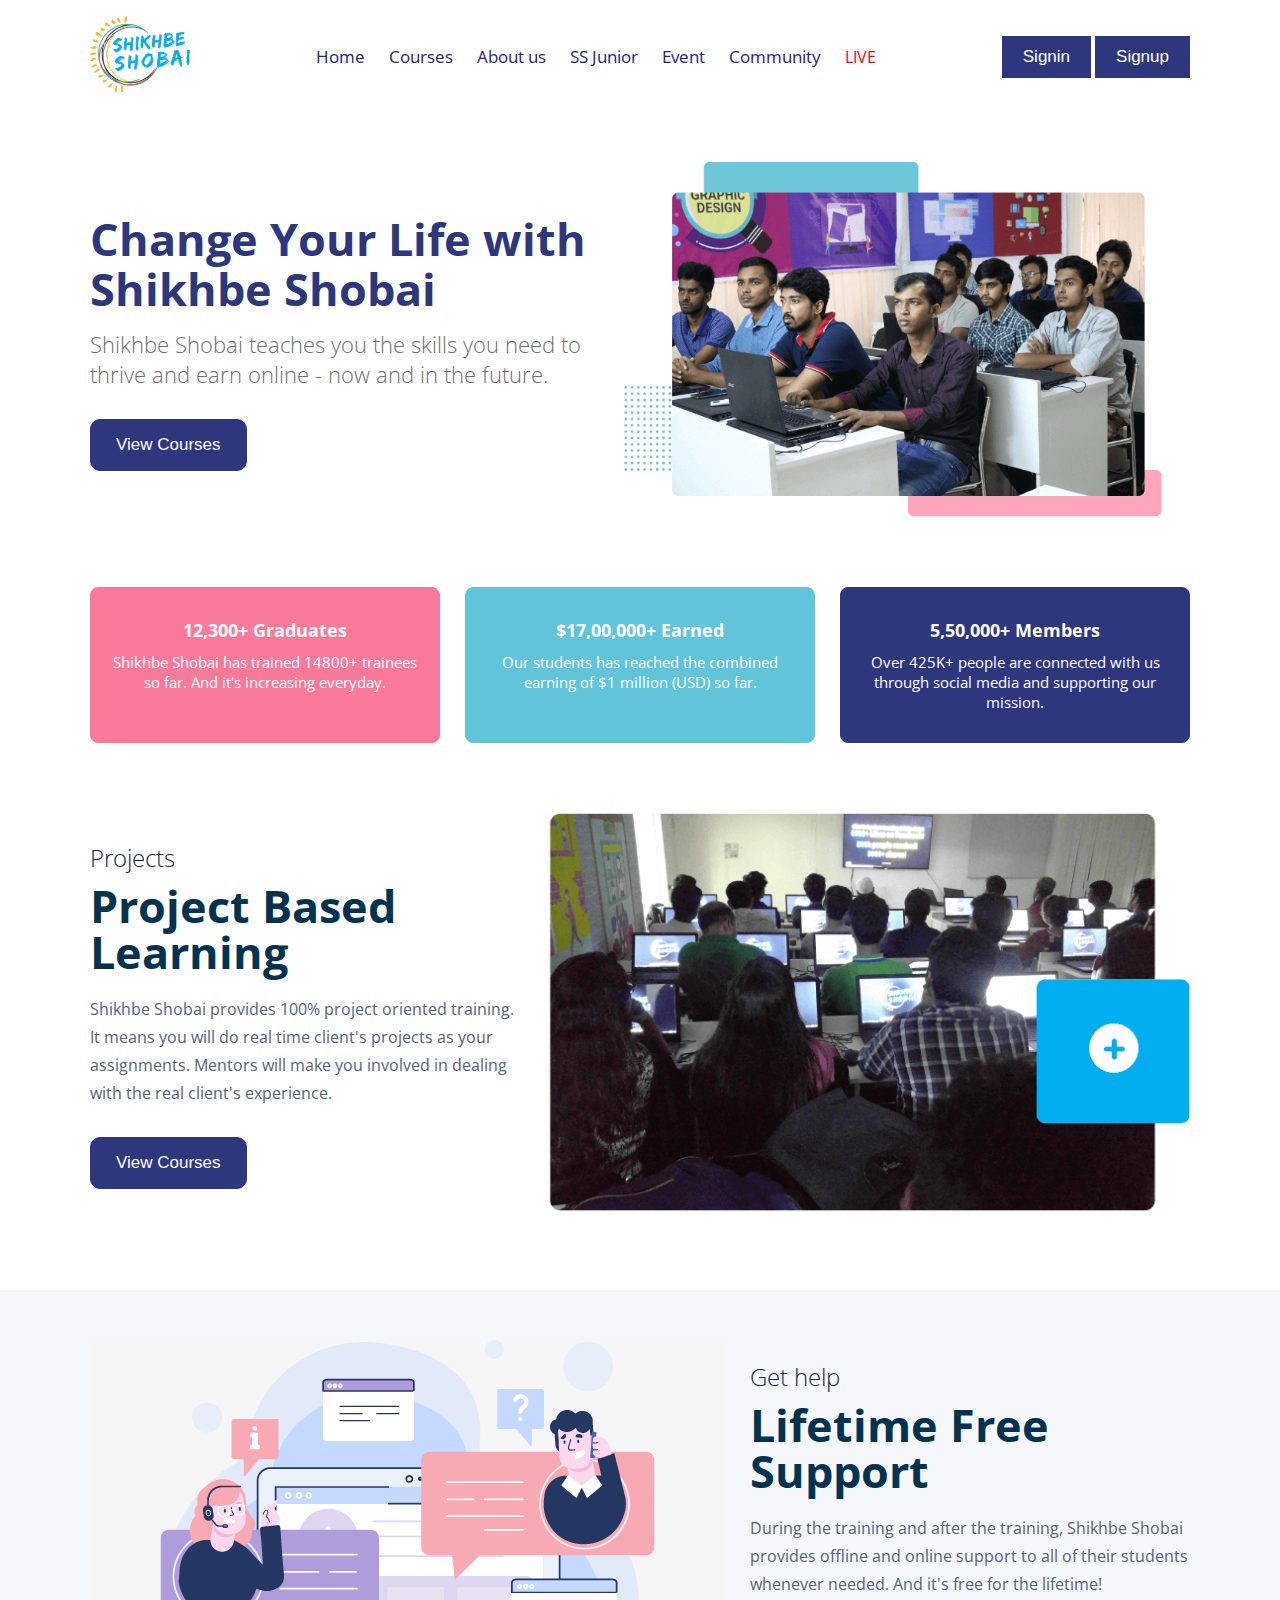
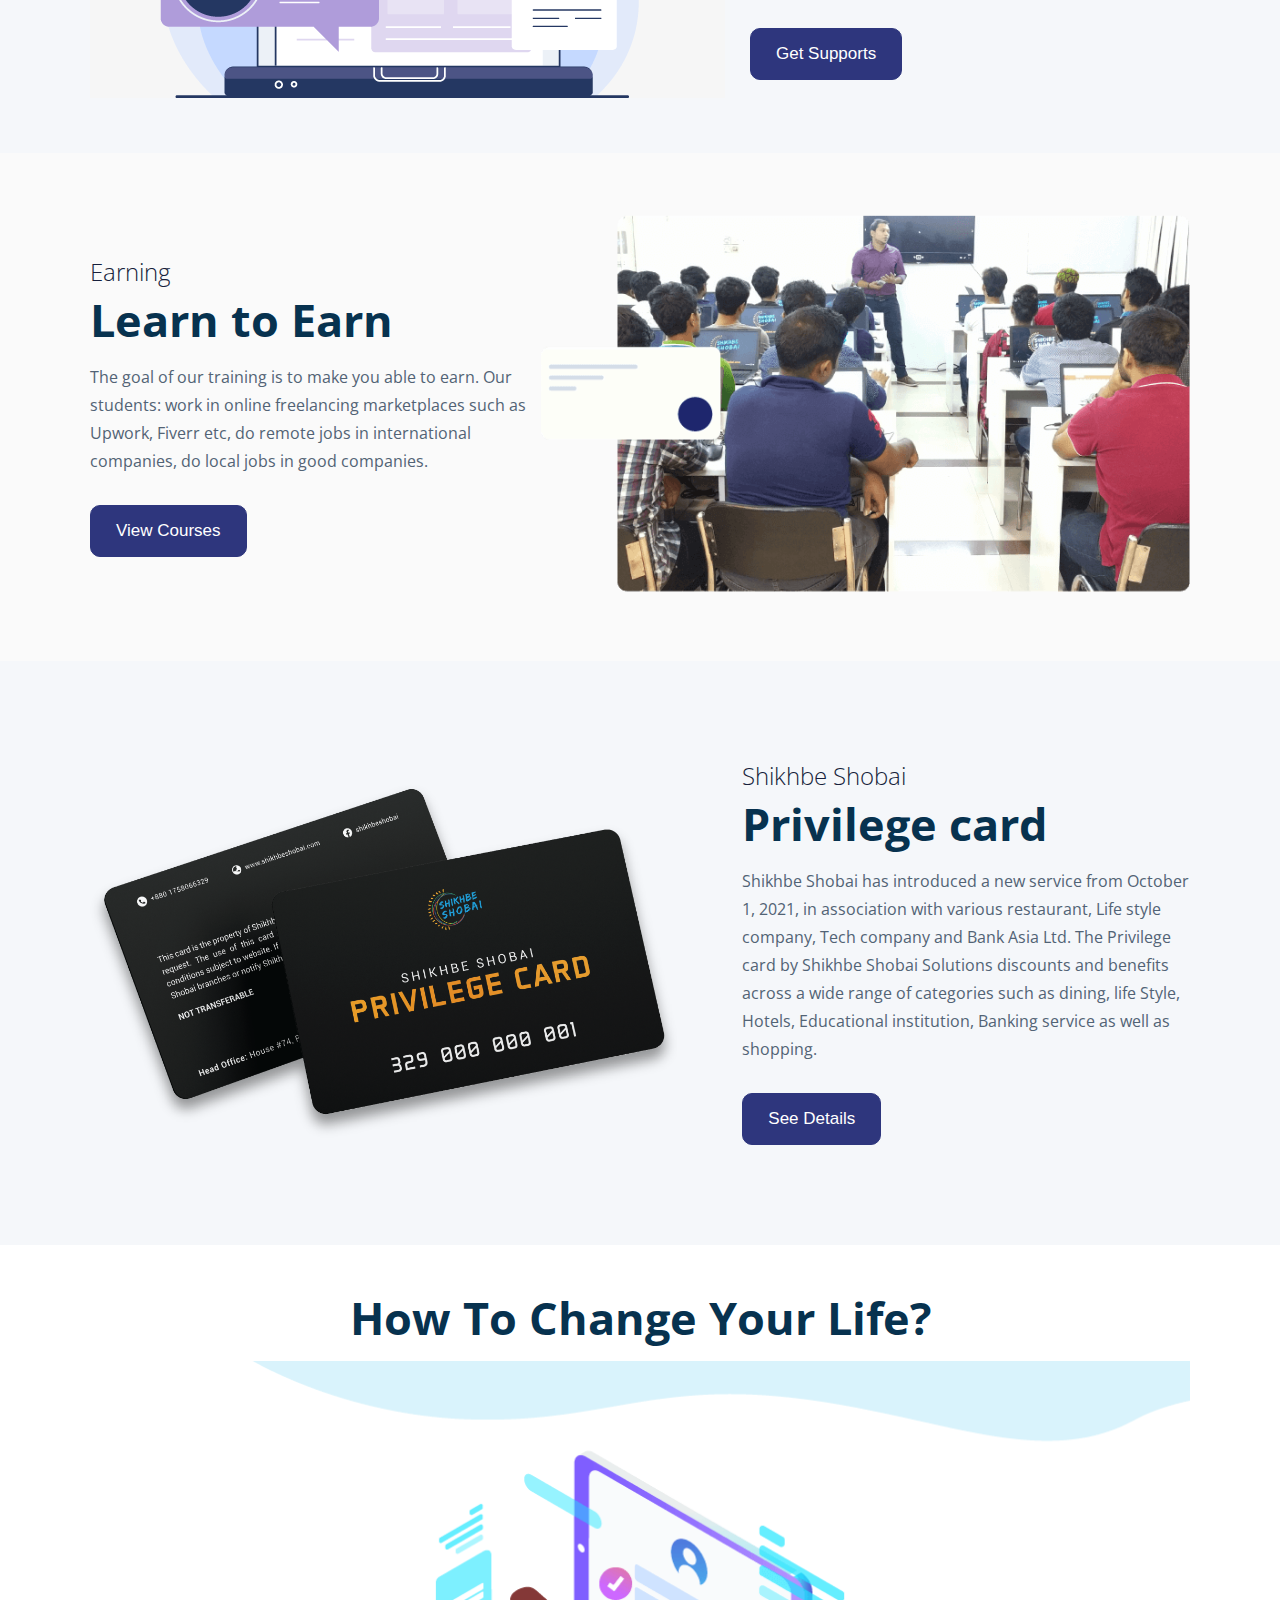
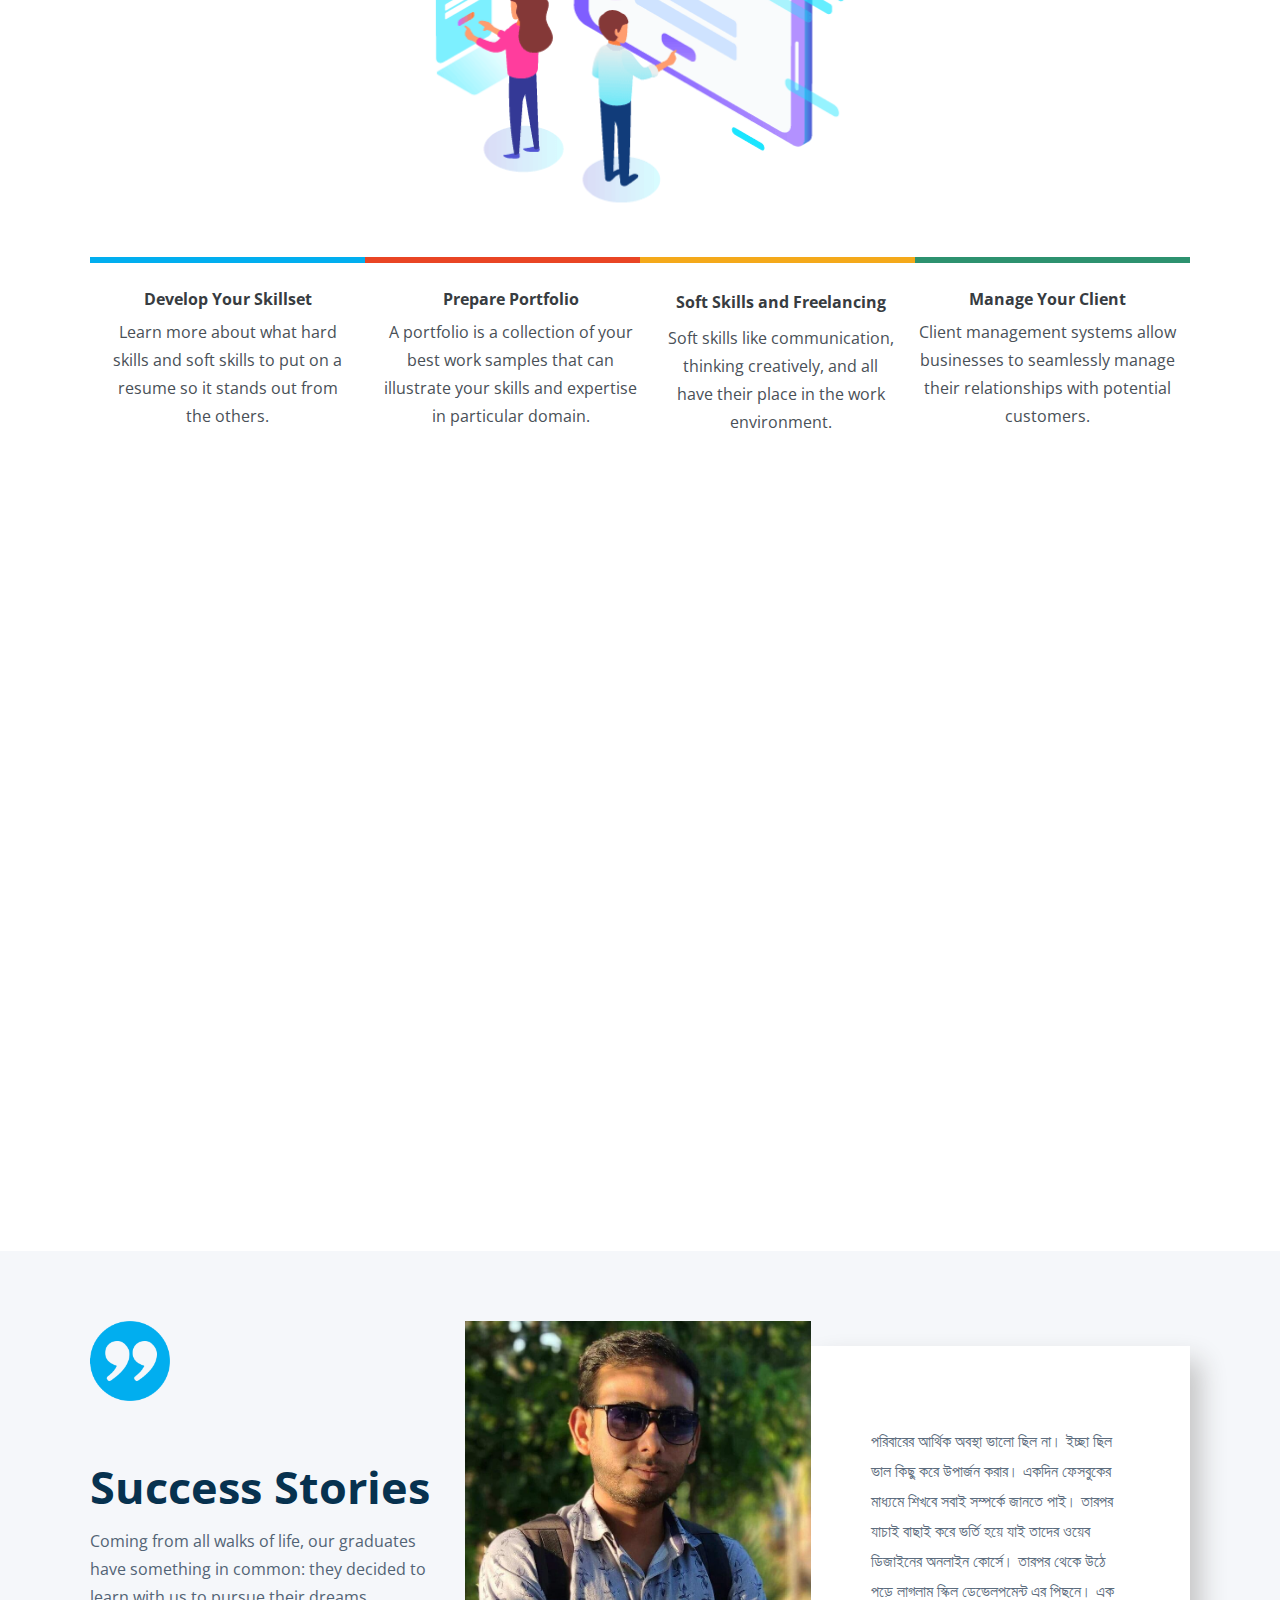
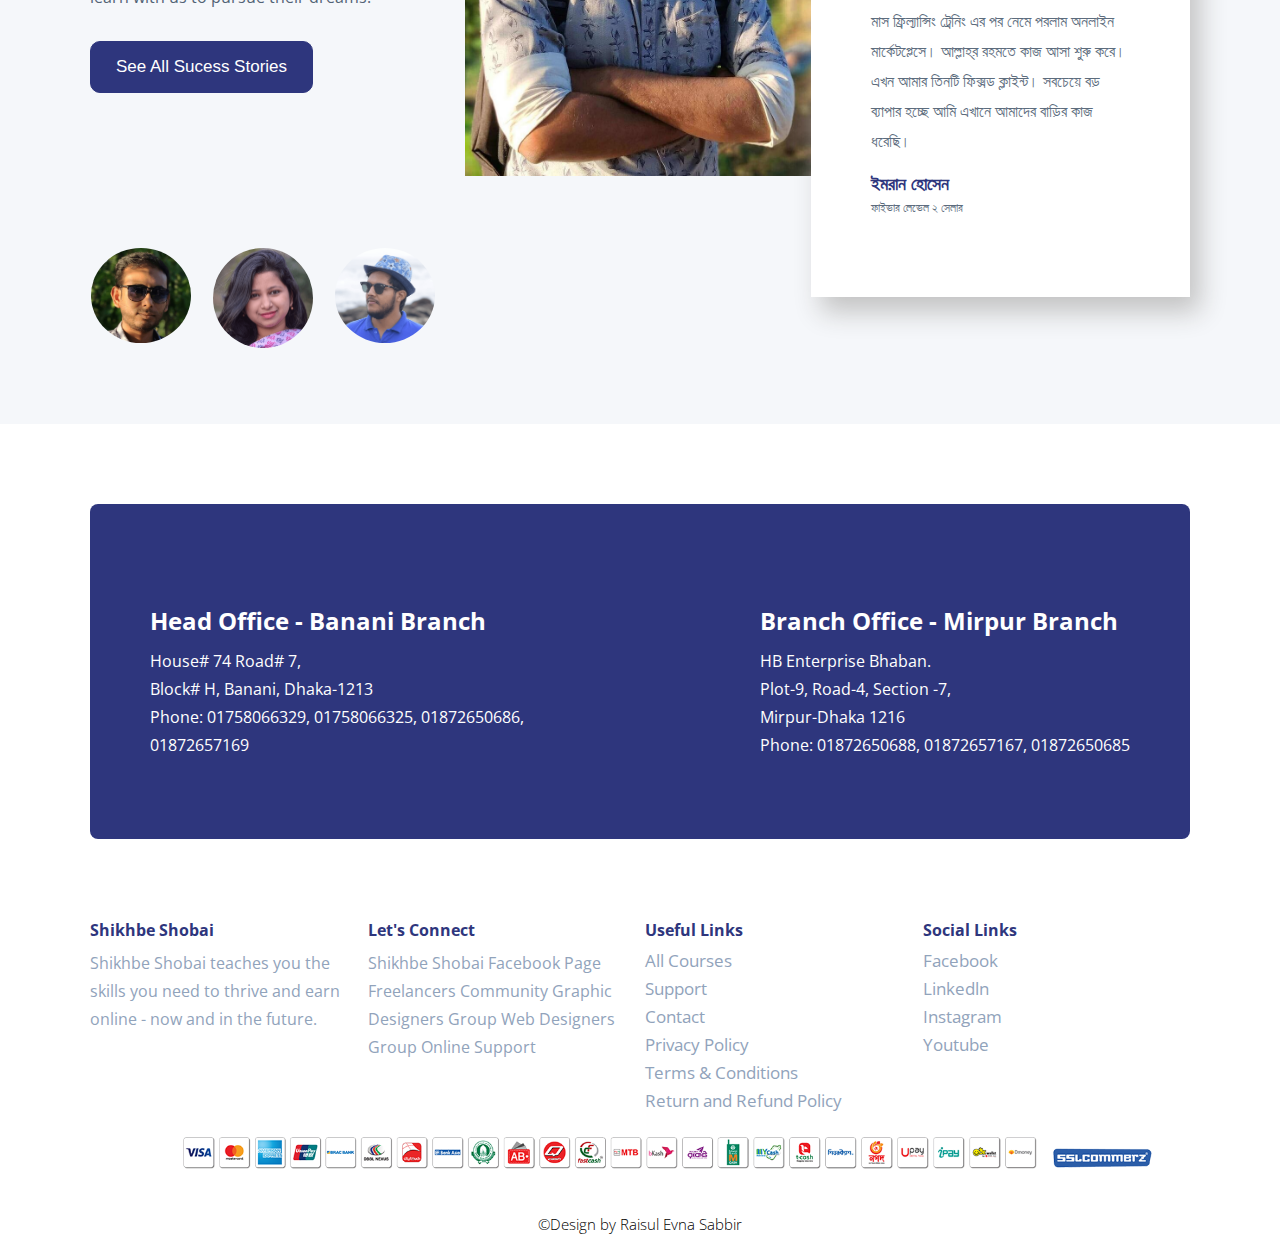
<file: index.html>
<!DOCTYPE html>
<html lang="en">
  <head>
    <meta charset="UTF-8" />
    <meta name="viewport" content="width=device-width, initial-scale=1.0" />
    <title>Shikhbe Shobai</title>
    <link rel="stylesheet" href="css/style.css" />
    <link rel="icon" href="image/logo.png">
  </head>
  <body>
    <!-- Navbar Start -->
    <section class="header">
      <div class="container">
        <div class="flexbox">
          <div class="logo">
            <a href="index.html">
              <img src="image/logo.png"alt="shikba-sobai-logo">
            </a>
          </div>
          <div class="menu">
            <ul>
              <li><a href="index.html">Home</a></li>
              <li><a href="courses.html">Courses</a></li>
              <li><a href="#">About us</a></li>
              <li><a href="#">SS Junior</a></li>
              <li><a href="#">Event</a></li>
              <li><a href="#">Community</a></li>
              <li<a href="#" class="active">LIVE</a></li>
            </ul>
          </div>
          <div class="btn">
            <button><a href="#">Signin</a></button>
            <button><a href="#">Signup</a></button>
          </div>
        </div>
      </div>
      <!-- Navbar end -->

       <!-- banner start -->
      <section class="banner">
        <div class="container">
          <div class="flexbox2">
            <div class="text">
              <h1>Change Your Life with Shikhbe Shobai</h1>
              <p>Shikhbe Shobai teaches you the skills you need to thrive and earn online - now and in the future.</p>
              <div class="btn2">
                <button><a href="#">View Courses</a></button>
              </div>
            </div>
            <div class="img">
              <img src="image/intro.png" alt="intro">
            </div>
          </div>
        </div>
      </section>
      <!-- banner end -->

         <!-- box start -->
         <section class="box">
          <div class="container">
            <div class="flexbox3">
              <div class="box1">
                <h5> 12,300+ Graduates</h5>
                <p>Shikhbe Shobai has trained 14800+ trainees so far. And it's increasing everyday.</p>
              </div>
              <div class="box2">
                <h5> $17,00,000+ Earned</h5>
                <p>Our students has reached the combined earning of $1 million (USD) so far.</p>
              </div>
              <div class="box3">
                <h5> 5,50,000+ Members</h5>
                <p>Over 425K+ people are connected with us through social media and supporting our mission.</p>
              </div>
            </div>
          </div>
         </section>
          <!-- box end -->
          <!-- project start -->
          <section class="project">
            <div class="container">
              <div class="flexbox4">
                <div class="text">
                  <h5>Projects</h5>
                  <h1>Project Based Learning</h1>
                  <p>Shikhbe Shobai provides 100% project oriented training. It means you will do real time client's projects as your assignments. Mentors will make you involved in dealing with the real client's experience.</p>
                  <div class="btn">
                    <button><a href="#">View Courses</a></button>
                  </div>
                </div>
                <div class="image">
                  <img src="image/image2.png" alt="project">
                </div>
              </div>
            </div>
          </section>
          <!-- project end -->

          <!-- Get help start -->
           <section class="help">
            <div class="container">
              <div class="flexbox5">
                <div class="image">
                  <img src="image/support.png" alt="">
                </div>
                <div class="text">
                  <h5>Get help</h5>
                  <h1>Lifetime Free Support</h1>
                  <p>During the training and after the training, Shikhbe Shobai provides offline and online support to all of their students whenever needed. And it's free for the lifetime!</p>
                  <div class="btn">
                    <button><a href="#">Get Supports</a></button>
                  </div>  
                </div>
              </div>
            </div>
           </section>
          <!-- Get help end -->
          <!-- Earning start -->
          <section class="earning">
            <div class="container">
              <div class="flexbox4">
                <div class="text">
                  <h5>Earning</h5>
                  <h1>Learn to Earn</h1>
                  <p>The goal of our training is to make you able to earn. Our students: work in online freelancing marketplaces such as Upwork, Fiverr etc, do remote jobs in international companies, do local jobs in good companies.
                  </p>
                  <div class="btn">
                    <button><a href="#">View Courses</a></button>
                  </div>
                </div>
                <div class="image">
                  <img src="image/image3.png" alt="project">
                </div>
              </div>
            </div>
          </section>
           <!-- Earning end -->
           <!-- Card start -->
           <section class="card">
            <div class="container">
              <div class="flexbox5">
                <div class="image">
                  <img src="image/card.png" alt="">
                </div>
                <div class="text">
                  <h5>Shikhbe Shobai</h5>
                  <h1>Privilege card</h1>
                  <p>Shikhbe Shobai has introduced a new service from October 1, 2021, in association with various restaurant, Life style company, Tech company and Bank Asia Ltd. The Privilege card by Shikhbe Shobai Solutions discounts and benefits across a wide range of categories such as dining, life Style, Hotels, Educational institution, Banking service as well as shopping.
                  </p>
                  <div class="btn">
                    <button><a href="#">See Details</a></button>
                  </div>  
                </div>
              </div>
            </div>
           </section>
           <!-- Card end -->
           
           <!-- change life start -->
           <section class="life">
            <div class="container">
              <div class="container">
                <div class="head">
                  <h1>How To Change Your Life?</h1>
                  <img src="image/tab-1.png" alt="">
                </div>
                <div class="line">
                  <div class="flexline">
                    <div class="bx1"></div>
                    <div class="bx2"></div>
                    <div class="bx3"></div>
                    <div class="bx4"></div>
                  </div>
                </div>
              </div>
             </section>
             <section class="more">
              <div class="container">
                <div class="all">
                  <div class="content">
                    <div class="chatbx1">
                      <h5>Develop Your Skillset
                        </h5>
                      <p>Learn more about what hard
                        skills and soft skills to put on
                        a resume so it stands out
                        from the others.</p>
                    </div>
                    <div class="chatbx2">
                      <h5>Prepare Portfolio
                      </h5>
                      <p>A portfolio is a collection of
                        your best work samples that
                        can illustrate your skills and
                        expertise in particular domain.</p>
                    </div>
                    <div class="chatbx3">
                      <h5>Soft Skills and Freelancing
                        </h5>
                      <p>Soft skills like communication,
                        thinking creatively, and all
                        have their place in the work
                        environment.</p>
                    </div>
                    <div class="chatbx4">
                      <h5>Manage Your Client
                       </h5>
                      <p> Client management systems
                        allow businesses to seamlessly
                        manage their relationships with
                        potential customers.</p>
                    </div>
                  </div>
                </div>
              </div>
              </div>
           </section>
           <!-- change life end -->

           <!-- youtube video start -->
           <section class="youtube">
            <div class="container">
              <div class="video">
                <iframe width="100%" height="600px" src="https://www.youtube.com/embed/uLDvdlW9VEY?si=hVxVoBYzHdny-gBY" title="YouTube video player" frameborder="0" allow="accelerometer; loop; clipboard-write; encrypted-media; gyroscope; picture-in-picture; web-share" allowfullscreen></iframe>
              </div>
            </div>
           </section>
           <!-- youtube video end -->
           <!-- Success start -->
           <section class="success">
            <div class="container">
              <div class="flexsuccess">
                <div class="sutext">
                  <img src="image/quote.png" alt="">
                  <h1>Success Stories</h1>
                  <p>Coming from all walks of life, our graduates have something in common: they decided to learn with us to pursue their dreams.</p>
                  <button><a href="#">See All Sucess Stories</a></button>
                </div>
                <div class="suimg"><img src="image/imran.jpg" alt="imran-image"></div>
                <div class="testimonial" id="#img1">
                  <p>পরিবারের আর্থিক অবস্থা ভালো ছিল না। ইচ্ছা ছিল ভাল কিছু করে উপার্জন করার। একদিন ফেসবুকের মাধ্যমে শিখবে সবাই সম্পর্কে জানতে পাই। তারপর যাচাই বাছাই করে ভর্তি হয়ে যাই তাদের ওয়েব ডিজাইনের অনলাইন কোর্সে। তারপর থেকে উঠে পড়ে লাগলাম স্কিল ডেভেলপমেন্ট এর পিছনে। এক মাস ফ্রিল্যান্সিং ট্রেনিং এর পর নেমে পরলাম অনলাইন মার্কেটপ্লেসে। আল্লাহ্‌র রহমতে কাজ আসা শুরু করে। এখন আমার তিনটি ফিক্সড ক্লাইন্ট। সবচেয়ে বড় ব্যাপার হচ্ছে আমি এখানে আমাদের বাড়ির কাজ ধরেছি।</p>
                  <h4>ইমরান হোসেন </h4>
                  <span>ফাইভার লেভেল ২ সেলার</span>
                </div>
              </div>
              <div class="imgflex">
                <div class="img1"><img src="image/imran-small.jpg" alt="imran"></div>
                <div class="img2"><img src="image/sabiha-small.png" alt="sabiha"></div>
                <div class="img3"><img src="image/alif-small.jpg" alt=""></div>
              </div>
              </div>
              </div>
            </div>
           </section>
           <!-- Success end-->

          <!-- Contact start -->
          <section class="contact">
          <div class="container">
            <div class="back">
              <div class="flex7">
                <div class="left">
                  <h4>Head Office - Banani Branch</h4>
                  <p>House# 74 Road# 7,<br>
                    Block# H, Banani, Dhaka-1213 <br>
                    Phone: 01758066329, 01758066325, 01872650686,<br> 01872657169</p>
                </div>
                <div class="right">
                  <h4>Branch Office - Mirpur Branch</h4>
                  <p>HB Enterprise Bhaban. <br> 
                    Plot-9, Road-4, Section -7, <br>
                    Mirpur-Dhaka 1216 <br>
                    Phone: 01872650688, 01872657167, 01872650685</p>
                </div>
              </div>
            </div>
          </div>
        </section>
          <!-- contact end -->
          <footer class="nav">
            <div class="container">
              <div class="flex8">
                <div class="colum1">
                  <h6>Shikhbe Shobai</h6>
                  <p>Shikhbe Shobai teaches you the skills you need to thrive and earn online - now and in the future.</p>
                </div>
                <div class="colum2">
                  <h6>Let's Connect</h6>
                  <p>Shikhbe Shobai Facebook Page Freelancers Community Graphic Designers Group Web Designers Group Online Support</p>
                </div>
                <div class="colum3">
                  <h6>Useful Links</h6>
                  <ul>
                    <li><a href="#">All Courses
                    </a></li>
                      <li><a href="#">Support</a></li>
                      <li><a href="#">Contact</a></li>
                      <li><a href="#">Privacy Policy</a></li>
                      <li><a href="#">Terms & Conditions</a></li>
                      <li><a href="#">Return and Refund Policy</a></li>
                  </ul>
                </div>
                <div class="colum4">
                  <h6>Social Links</h6>
                  <ul>
                    <li><a href="#">Facebook
                      <li><a href="#">Linkedln</a></li>
                      <li><a href="#">Instagram</a></li>
                      <li><a href="#">Youtube</a></li>
                  </ul>
                </div>
              </div>
            </div>
          </footer>
          <!-- footer image start -->
          <section class="footerimg">
            <div class="conatiner">
              <div class="img"><img src="image/ssl_logo.png" alt="ssl"></div>
            </div>
          </section>
          <!-- footer image end -->
          <!-- footer credit start -->
          <section class="credit">
            <div class="container">
              <div class="name">
                <h6>©Design by Raisul Evna Sabbir</h6>
              </div>
            </div>
          </section>
            <!-- footer credit end -->

  </body>
</html>
</file>
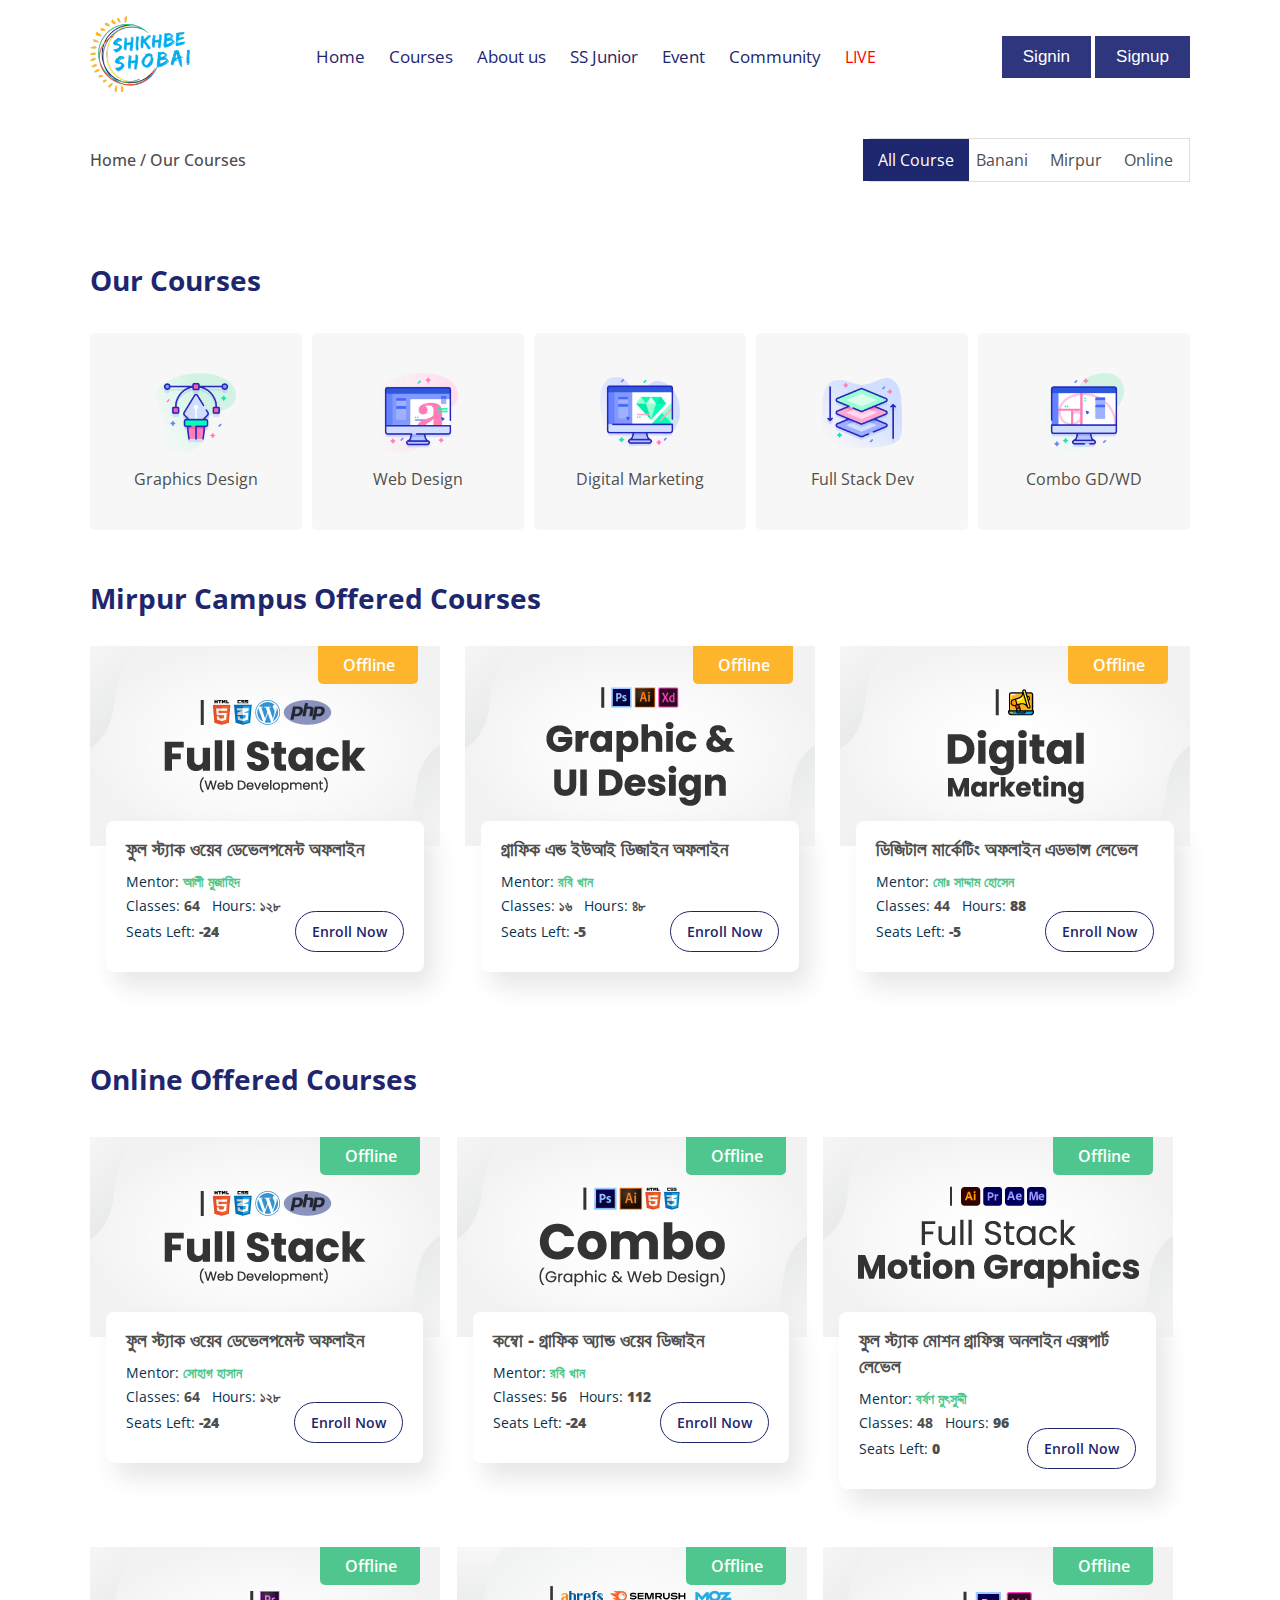
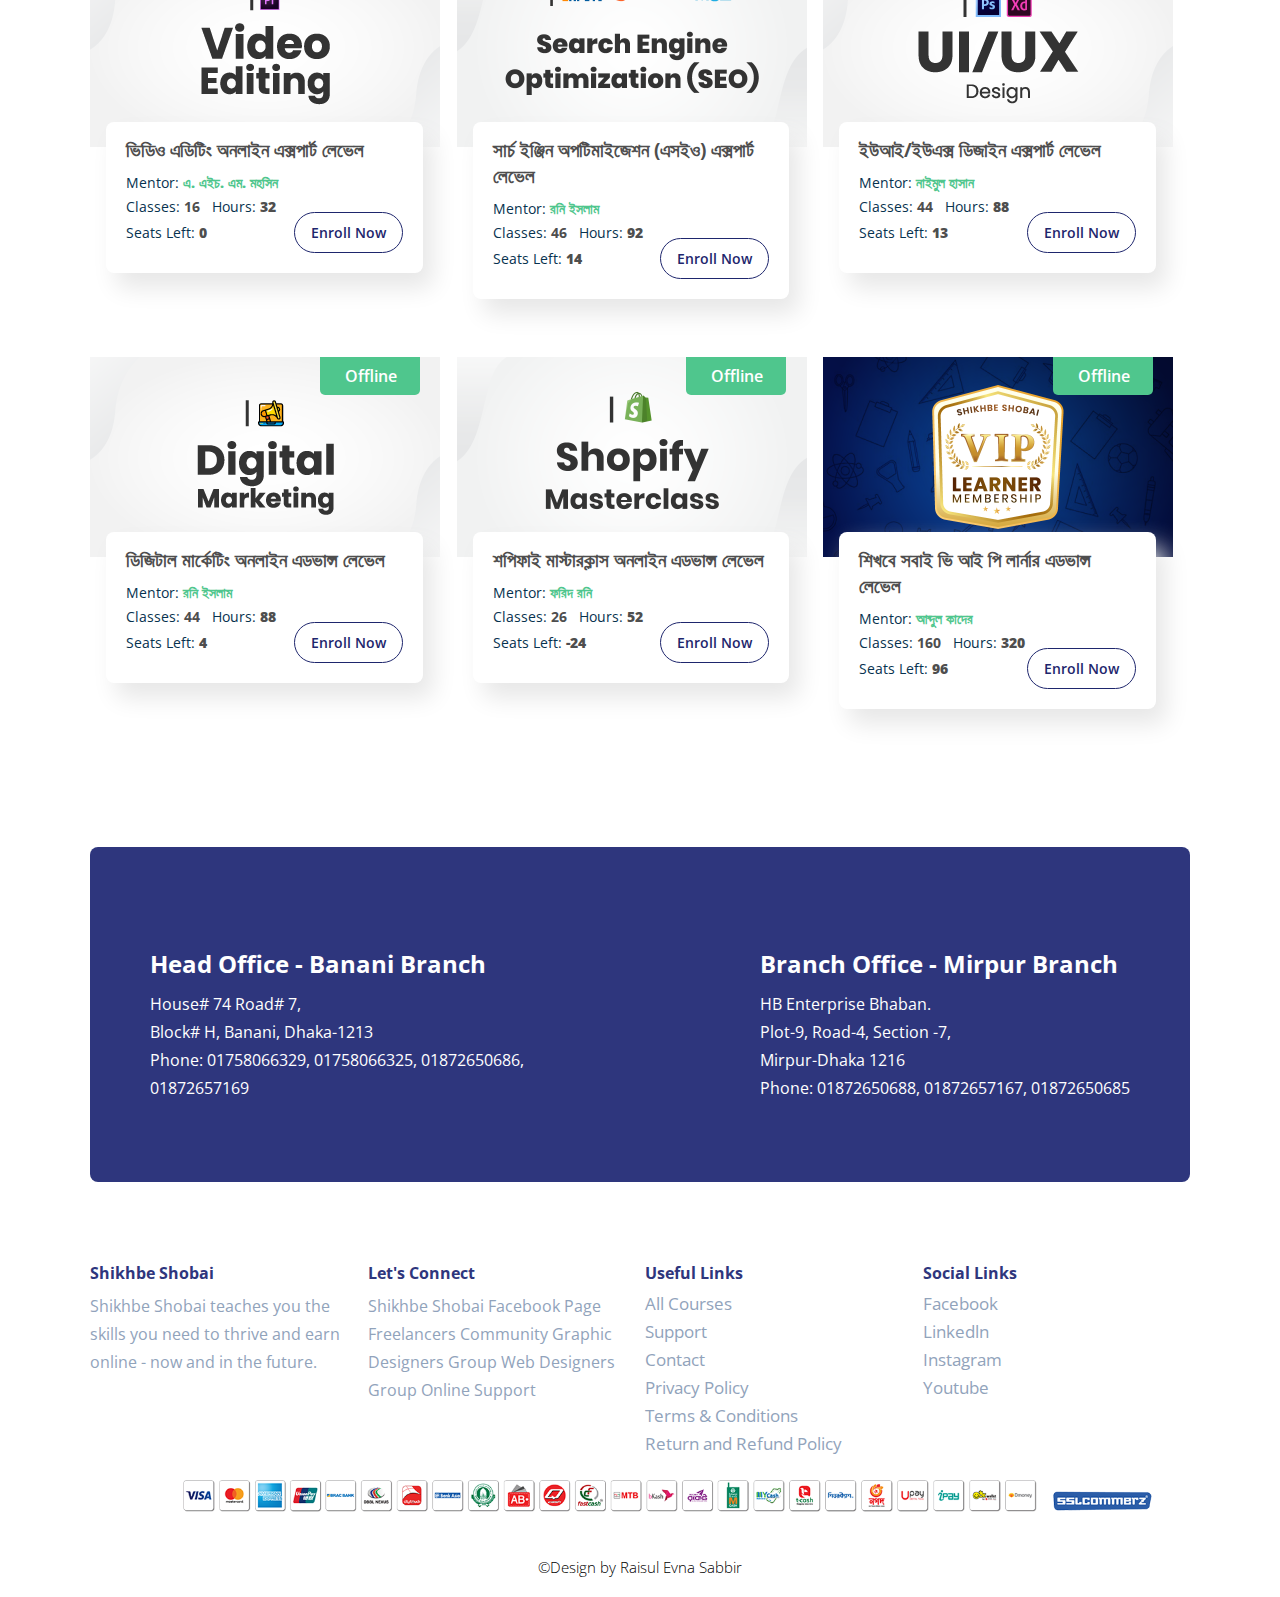
<file: courses.html>
<!DOCTYPE html>
<html lang="en">
<head>
    <meta charset="UTF-8">
    <meta name="viewport" content="width=device-width, initial-scale=1.0">
    <title>Shikhbe Shobai</title>
    <link rel="stylesheet" href="css/style.css" />
    <link rel="stylesheet" href="css/courses style.css" />
    <link rel="icon" href="image/logo.png">
</head>
<body>
    <!-- Navbar Start -->
    <section class="header">
        <div class="container">
          <div class="flexbox">
            <div class="logo">
              <a href="index.html">
                <img src="image/logo.png"alt="shikba-sobai-logo">
              </a>
            </div>
            <div class="menu">
              <ul>
                <li><a href="index.html">Home</a></li>
                <li><a href="courses.html">Courses</a></li>
                <li><a href="">About us</a></li>
                <li><a href="#">SS Junior</a></li>
                <li><a href="#">Event</a></li>
                <li><a href="#">Community</a></li>
                <li<a href="#" class="active">LIVE</a></li>
              </ul>
            </div>
            <div class="btn">
              <button><a href="#">Signin</a></button>
              <button><a href="#">Signup</a></button>
            </div>
          </div>
        </div>
        <!-- Navbar end -->

        <!-- Nav2 start -->
        <section class="nav-2">
            <div class="container">
                <div class="flexbox8">
                    <div class="navtext">
                        <p>Home  /  Our Courses</p>
                    </div>
                    <div class="menu2">
                      <a href="#" class="active">All Course</a>
                      <a href="#">Banani</a>
                      <a href="#mirpur">Mirpur</a>
                      <a href="#">Online</a>
                    </div>
                </div>
            </div>
        </section>
        <!-- Nav2 end -->

        <!-- Our Courses start -->
        <section class="courses">
          <div class="container">
            <div class="head">
              <h1>Our Courses</h1>
              <div class="flex9">
                <div class="bx1">
                  <img src="image/icon1.png" alt="Graphics design">
                  <p style="color:#4e4e4e
                  ; font: size 16px; margin-top:10px ;">Graphics Design</p>
                </div>
                <div class="bx2">
                  <img src="image/icon-2.png" alt="Web Design">
                  <p style="color:#4e4e4e
                  ; font: size 16px; margin-top: 10px ;" >Web Design</p>
                </div>
                <div class="bx3">
                  <img src="image/icon-3.png" alt="Digital Marketing">
                  <p style="color:#4e4e4e
                  ; font: size 16px; margin-top: 10px ;">Digital Marketing</p>
                </div>
                <div class="bx4">
                  <img src="image/icon-4.png" alt="Full Stack Dev">
                  <p style="color:#4e4e4e
                  ; font: size 16px; margin-top: 10px ;">Full Stack Dev</p>
                </div>
                <div class="bx5">
                  <img src="image/icon-5.png" alt="Combo GD/WD">
                  <p style="color:#4e4e4e
                  ; font: size 16px; margin-top: 10px ;">Combo GD/WD</p>
                </div>
              </div>
            </div>
          </div>
        </section>
         <!-- Our Courses start -->

         <!-- Mirpur Campus Offered Courses start -->
         <section class="mirpur" id="#mirpur">
          <div class="container">
            <div class="head">
              <h1>Mirpur Campus Offered Courses</h1>
            </div>
            <div class="flex10">
              <div class="bx1">
                <div class="te"><h5>Offline</h5></div>
              <div class="pic">
                <img src="image/fullstack.png" alt="Full Stack ">
              </div>
                <div class="inner">
                 <div class="pos">
                  <div class="innerhead">
                    <h1>ফুল স্ট্যাক ওয়েব ডেভেলপমেন্ট অফলাইন</h1>
                  </div>
                  <div class="mentor" style="margin-bottom: 5px;">
                    <p style="font-size: 14px; color: #07324f;"> Mentor: <span style="color: #4FC68D;
                      font-weight: 900;">আলী মুজাহিদ</span</p>
                  </div>
                  <div class="class">
                    <p style="font-size: 14px; color: #07324f;">Classes: <span style="color: #4e4e4e;  font-weight: 700;">64</span> &nbsp; Hours: <span style=" color: #4e4e4e;  font-weight: 900;"> ১২৮</span> </p>
                  </div>
                  <div class="seat">
                   <p style="font-size: 14px; color: #07324f;">Seats Left: <span style=" color: #4e4e4e;  font-weight: 900;"> -24</span> </p>
                   <a href="#">Enroll Now</a>
                  </div>
                 </div>
                </div>
              </div>
              <div class="bx1">
                <div class="te"><h5>Offline</h5></div>
              <div class="pic">
                <img src="image/gd.png" alt="Full Stack ">
              </div>
                <div class="po">
                  <div class="inner">
                    <div class="pos">
                      <div class="innerhead">
                        <h1>গ্রাফিক এন্ড ইউআই ডিজাইন অফলাইন</h1>
                      </div>
                      <div class="mentor" style="margin-bottom: 5px;">
                        <p style="font-size: 14px; color: #07324f;"> Mentor: <span style="color: #4FC68D;
                          font-weight: 900;">রবি খান</span</p>
                      </div>
                      <div class="class">
                        <p style="font-size: 14px; color: #07324f;">Classes: <span style="color: #4e4e4e;  font-weight: 700;"> ১৬</span> &nbsp; Hours: <span style=" color: #4e4e4e;  font-weight: 900;"> ৪৮ </span> </p>
                      </div> 
                      <div class="seat">
                       <p style="font-size: 14px; color: #07324f;">Seats Left: <span style=" color: #4e4e4e;  font-weight: 900;"> -5</span> </p>
                       <a href="#">Enroll Now</a>
                      </div>
                    </div>
                  </div>
                </div>
              </div>
              <div class="bx1">
                <div class="te"><h5>Offline</h5></div>
              <div class="pic">
                <img src="image/digi.png" alt="digital Marketing ">
              </div>
                <div class="po">
                  <div class="inner">
                    <div class="pos">
                      <div class="innerhead">
                        <h1 >ডিজিটাল মার্কেটিং অফলাইন এডভান্স লেভেল</h1>
                      </div>
                      <div class="mentor" style="margin-bottom: 5px;">
                        <p style="font-size: 14px; color: #07324f;"> Mentor: <span style="color: #4FC68D;
                          font-weight: 900;"> মোঃ সাদ্দাম হোসেন</span</p>
                      </div>
                      <div class="class">
                        <p style="font-size: 14px; color: #07324f;">Classes: <span style="color: #4e4e4e;  font-weight: 700;"> 44</span> &nbsp; Hours: <span style=" color: #4e4e4e;  font-weight: 900;"> 88 </span> </p>
                      </div> 
                      <div class="seat">
                       <p style="font-size: 14px; color: #07324f;">Seats Left: <span style=" color: #4e4e4e;  font-weight: 900;"> -5</span> </p>
                       <a href="#">Enroll Now</a>
                      </div>
                    </div>
                  </div>
                </div>
              </div>
            </div>
          </div>
         </section>
<!-- Mirpur course end  -->

<!-- online course start -->
         <section class="online" style="padding-top: 160px;">
          <div class="container">
            <div class="head">
              <h1>Online Offered Courses</h1>
            </div>
            <div class="flex11">
              <div class="bx1">
                <div class="te"><h5>Offline</h5></div>
              <div class="pic">
                <img src="image/fullstack.png" alt="Full Stack ">
              </div>
                <div class="inner">
                 <div class="pos">
                  <div class="innerhead">
                    <h1>ফুল স্ট্যাক ওয়েব ডেভেলপমেন্ট অফলাইন</h1>
                  </div>
                  <div class="mentor" style="margin-bottom: 5px;">
                    <p style="font-size: 14px; color: #07324f;"> Mentor: <span style="color: #4FC68D;
                      font-weight: 900;">সোহাগ হাসান</span</p>
                  </div>
                  <div class="class">
                    <p style="font-size: 14px; color: #07324f;">Classes: <span style="color: #4e4e4e;  font-weight: 700;">64</span> &nbsp; Hours: <span style=" color: #4e4e4e;  font-weight: 900;"> ১২৮</span> </p>
                  </div>
                  <div class="seat">
                   <p style="font-size: 14px; color: #07324f;">Seats Left: <span style=" color: #4e4e4e;  font-weight: 900;"> -24</span> </p>
                   <a href="#">Enroll Now</a>
                  </div>
                 </div>
                </div>
              </div>

              <div class="bx1">
                <div class="te"><h5>Offline</h5></div>
              <div class="pic">
                <img src="image/comb.png" alt="Full Stack ">
              </div>
                <div class="inner">
                 <div class="pos">
                  <div class="innerhead">
                    <h1>কম্বো - গ্রাফিক অ্যান্ড ওয়েব ডিজাইন
                      </h1>
                  </div>
                  <div class="mentor" style="margin-bottom: 5px;">
                    <p style="font-size: 14px; color: #07324f;"> Mentor: <span style="color: #4FC68D;
                      font-weight: 900;">রবি খান</span</p>
                  </div>
                  <div class="class">
                    <p style="font-size: 14px; color: #07324f;">Classes: <span style="color: #4e4e4e;  font-weight: 700;">56</span> &nbsp; Hours: <span style=" color: #4e4e4e;  font-weight: 900;"> 112</span> </p>
                  </div>
                  <div class="seat">
                   <p style="font-size: 14px; color: #07324f;">Seats Left: <span style=" color: #4e4e4e;  font-weight: 900;"> -24</span> </p>
                   <a href="#">Enroll Now</a>
                  </div>
                 </div>
                </div>
              </div>

              <div class="bx1">
                <div class="te"><h5>Offline</h5></div>
              <div class="pic">
                <img src="image/mo.png" alt="Full Stack ">
              </div>
                <div class="inner">
                 <div class="pos">
                  <div class="innerhead"> 
                    <h1>ফুল স্ট্যাক মোশন গ্রাফিক্স 
                      অনলাইন এক্সপার্ট লেভেল</h1>
                  </div>
                  <div class="mentor" style="margin-bottom: 5px;">
                    <p style="font-size: 14px; color: #07324f;"> Mentor: <span style="color: #4FC68D;
                      font-weight: 900;">বর্ষণ মুৎসুদ্দী</span</p>
                  </div>
                  <div class="class">
                    <p style="font-size: 14px; color: #07324f;">Classes: <span style="color: #4e4e4e;  font-weight: 700;">48</span> &nbsp; Hours: <span style=" color: #4e4e4e;  font-weight: 900;"> 96</span> </p>
                  </div>
                  <div class="seat">
                   <p style="font-size: 14px; color: #07324f;">Seats Left: <span style=" color: #4e4e4e;  font-weight: 900;"> 0</span> </p>
                   <a href="#">Enroll Now</a>
                  </div>
                 </div>
                </div>
              </div>

              <div class="bx1">
                <div class="te"><h5>Offline</h5></div>
              <div class="pic">
                <img src="image/vid.png" alt="Full Stack ">
              </div>
                <div class="inner">
                 <div class="pos">
                  <div class="innerhead">
                    <h1>ভিডিও এডিটিং 
                      অনলাইন এক্সপার্ট লেভেল</h1>
                  </div>
                  <div class="mentor" style="margin-bottom: 5px;">
                    <p style="font-size: 14px; color: #07324f;"> Mentor: <span style="color: #4FC68D;
                      font-weight: 900;">এ. এইচ. এম. মহসিন</span</p>
                  </div>
                  <div class="class">
                    <p style="font-size: 14px; color: #07324f;">Classes: <span style="color: #4e4e4e;  font-weight: 700;">16</span> &nbsp; Hours: <span style=" color: #4e4e4e;  font-weight: 900;"> 32</span> </p>
                  </div>
                  <div class="seat">
                   <p style="font-size: 14px; color: #07324f;">Seats Left: <span style=" color: #4e4e4e;  font-weight: 900;"> 0</span> </p>
                   <a href="#">Enroll Now</a>
                  </div>
                 </div>
                </div>
              </div>

              <div class="bx1">
                <div class="te"><h5>Offline</h5></div>
              <div class="pic">
                <img src="image/ser.png" alt="Full Stack ">
              </div>
                <div class="inner">
                 <div class="pos">
                  <div class="innerhead">
                    <h1>সার্চ ইঞ্জিন অপটিমাইজেশন (এসইও) এক্সপার্ট লেভেল</h1>
                  </div>
                  <div class="mentor" style="margin-bottom: 5px;">
                    <p style="font-size: 14px; color: #07324f;"> Mentor: <span style="color: #4FC68D;
                      font-weight: 900;"> রনি ইসলাম</span</p>
                  </div>
                  <div class="class">
                    <p style="font-size: 14px; color: #07324f;">Classes: <span style="color: #4e4e4e;  font-weight: 700;">46</span> &nbsp; Hours: <span style=" color: #4e4e4e;  font-weight: 900;">92</span> </p>
                  </div>
                  <div class="seat">
                   <p style="font-size: 14px; color: #07324f;">Seats Left: <span style=" color: #4e4e4e;  font-weight: 900;"> 14</span> </p>
                   <a href="#">Enroll Now</a>
                  </div>
                 </div>
                </div>
              </div>

              <div class="bx1">
                <div class="te"><h5>Offline</h5></div>
              <div class="pic">
                <img src="image/ui.png" alt="Full Stack ">
              </div>
                <div class="inner">
                 <div class="pos">
                  <div class="innerhead">
                    <h1>ইউআই/ইউএক্স ডিজাইন এক্সপার্ট লেভেল</h1>
                  </div>
                  <div class="mentor" style="margin-bottom: 5px;">
                    <p style="font-size: 14px; color: #07324f;"> Mentor: <span style="color: #4FC68D;
                      font-weight: 900;"> নাইমুল হাসান</span</p>
                  </div>
                  <div class="class">
                    <p style="font-size: 14px; color: #07324f;">Classes: <span style="color: #4e4e4e;  font-weight: 700;">44</span> &nbsp; Hours: <span style=" color: #4e4e4e;  font-weight: 900;"> 88</span> </p>
                  </div>
                  <div class="seat">
                   <p style="font-size: 14px; color: #07324f;">Seats Left: <span style=" color: #4e4e4e;  font-weight: 900;"> 13</span> </p>
                   <a href="#">Enroll Now</a>
                  </div>
                 </div>
                </div>
              </div>

              <div class="bx1">
                <div class="te"><h5>Offline</h5></div>
              <div class="pic">
                <img src="image/digi.png" alt="Full Stack ">
              </div>
                <div class="inner">
                 <div class="pos"> 
                  <div class="innerhead">
                    <h1>ডিজিটাল মার্কেটিং অনলাইন এডভান্স লেভেল</h1>
                  </div>
                  <div class="mentor" style="margin-bottom: 5px;">
                    <p style="font-size: 14px; color: #07324f;"> Mentor: <span style="color: #4FC68D;
                      font-weight: 900;"> রনি ইসলাম</span</p>
                  </div>
                  <div class="class">
                    <p style="font-size: 14px; color: #07324f;">Classes: <span style="color: #4e4e4e;  font-weight: 700;">44</span> &nbsp; Hours: <span style=" color: #4e4e4e;  font-weight: 900;">88</span> </p>
                  </div>
                  <div class="seat">
                   <p style="font-size: 14px; color: #07324f;">Seats Left: <span style=" color: #4e4e4e;  font-weight: 900;"> 4</span> </p>
                   <a href="#">Enroll Now</a>
                  </div>
                 </div>
                </div>
              </div>

              <div class="bx1">
                <div class="te"><h5>Offline</h5></div>
              <div class="pic">
                <img src="image/sop.png" alt="Full Stack ">
              </div>
                <div class="inner">
                 <div class="pos">
                  <div class="innerhead">
                    <h1>শপিফাই মাস্টারক্লাস অনলাইন এডভান্স লেভেল</h1>
                  </div>
                  <div class="mentor" style="margin-bottom: 5px;">
                    <p style="font-size: 14px; color: #07324f;"> Mentor: <span style="color: #4FC68D;
                      font-weight: 900;">ফরিদ রনি</span</p>
                  </div>
                  <div class="class">
                    <p style="font-size: 14px; color: #07324f;">Classes: <span style="color: #4e4e4e;  font-weight: 700;">26</span> &nbsp; Hours: <span style=" color: #4e4e4e;  font-weight: 900;"> 52</span> </p>
                  </div>
                  <div class="seat">
                   <p style="font-size: 14px; color: #07324f;">Seats Left: <span style=" color: #4e4e4e;  font-weight: 900;"> -24</span> </p>
                   <a href="#">Enroll Now</a>
                  </div>
                 </div>
                </div>
              </div>

              <div class="bx1">
                <div class="te"><h5>Offline</h5></div>
              <div class="pic">
                <img src="image/vip.png" alt="Full Stack ">
              </div>
                <div class="inner">
                 <div class="pos">
                  <div class="innerhead">
                    <h1>শিখবে সবাই ভি আই পি লার্নার এডভান্স লেভেল</h1>
                  </div>
                  <div class="mentor" style="margin-bottom: 5px;">
                    <p style="font-size: 14px; color: #07324f;"> Mentor: <span style="color: #4FC68D;
                      font-weight: 900;">আব্দুল কাদের</span</p>
                  </div>
                  <div class="class">
                    <p style="font-size: 14px; color: #07324f;">Classes: <span style="color: #4e4e4e;  font-weight: 700;">160</span> &nbsp; Hours: <span style=" color: #4e4e4e;  font-weight: 900;"> 320</span> </p>
                  </div>
                  <div class="seat">
                   <p style="font-size: 14px; color: #07324f;">Seats Left: <span style=" color: #4e4e4e;  font-weight: 900;">96</span> </p>
                   <a href="#">Enroll Now</a>
                  </div>
                 </div>
                </div>
              </div>

            </div>
          </div>
         </section>

         <!-- Online course end -->

         <!-- Contact start -->
         <section class="contact">
          <div class="container">
            <div class="back">
              <div class="flex7">
                <div class="left">
                  <h4>Head Office - Banani Branch</h4>
                  <p>House# 74 Road# 7,<br>
                    Block# H, Banani, Dhaka-1213 <br>
                    Phone: 01758066329, 01758066325, 01872650686,<br> 01872657169</p>
                </div>
                <div class="right">
                  <h4>Branch Office - Mirpur Branch</h4>
                  <p>HB Enterprise Bhaban. <br> 
                    Plot-9, Road-4, Section -7, <br>
                    Mirpur-Dhaka 1216 <br>
                    Phone: 01872650688, 01872657167, 01872650685</p>
                </div>
              </div>
            </div>
          </div>
        </section>
          <!-- contact end -->
          <footer class="nav">
            <div class="container">
              <div class="flex8">
                <div class="colum1">
                  <h6>Shikhbe Shobai</h6>
                  <p>Shikhbe Shobai teaches you the skills you need to thrive and earn online - now and in the future.</p>
                </div>
                <div class="colum2">
                  <h6>Let's Connect</h6>
                  <p>Shikhbe Shobai Facebook Page Freelancers Community Graphic Designers Group Web Designers Group Online Support</p>
                </div>
                <div class="colum3">
                  <h6>Useful Links</h6>
                  <ul>
                    <li><a href="#">All Courses
                    </a></li>
                      <li><a href="#">Support</a></li>
                      <li><a href="#">Contact</a></li>
                      <li><a href="#">Privacy Policy</a></li>
                      <li><a href="#">Terms & Conditions</a></li>
                      <li><a href="#">Return and Refund Policy</a></li>
                  </ul>
                </div>
                <div class="colum4">
                  <h6>Social Links</h6>
                  <ul>
                    <li><a href="#">Facebook
                      <li><a href="#">Linkedln</a></li>
                      <li><a href="#">Instagram</a></li>
                      <li><a href="#">Youtube</a></li>
                  </ul>
                </div>
              </div>
            </div>
          </footer>
          <!-- footer image start -->
          <section class="footerimg">
            <div class="conatiner">
              <div class="img"><img src="image/ssl_logo.png" alt="ssl"></div>
            </div>
          </section>
          <!-- footer image end -->
          <!-- footer credit start -->
          <section class="credit">
            <div class="container">
              <div class="name">
                <h6>©Design by Raisul Evna Sabbir</h6>
              </div>
            </div>
          </section>
            <!-- footer credit end -->

</body>
</html>
</file>
<file: css/style.css>
@import url('https://fonts.googleapis.com/css2?family=Open+Sans:wght@300;400;500;600;700;800&display=swap');

*{
  padding: 0;
  margin: 0;
}
body{
  font-family: 'open sans', sans-serif;
  flex-wrap: wrap;
}

.container {
  max-width: 1100px;
  margin-left: auto;
  margin-right: auto;
}
/* navbar start */
.header{
  width: 100%;
  padding-top: 15px;
}

.flexbox{
display: flex;
justify-content: space-between;
align-items: center;
}
.logo img{
  width: 100px;
}

.menu ul {
  list-style-type: none;
}
.menu ul li {
  display: inline-block;
  padding: 30px 0px;
  margin-right: 20px;
  font-size: 17px;
}
.menu ul li a {
  text-decoration: none;
  color: #1e266d;
}
.menu .active {
 color: red;
}
.btn button{
  background-color:#2e367d;
  padding: 10px 20px ;
  border: 1px solid #2e367d;
}
.btn button a{
  text-decoration: none;
  color: #ffffff;
  font-size: 17px;
}
.btn button:hover{
  background-color:#007bff;
  border: 1px solid #007bff;
  transition: all 0.5s;
}
/* navbar end */

/* banner start */
.banner{
  padding-top: 50px;
}
.flexbox2{
  display: flex;
  justify-content: space-between;
  align-items: center;
}
.text{
  flex-basis: 60%;
}
.text h1{
  font-size: 45px;
  font-weight: 700;
  line-height: 55px;
  color: #2e367d;
  line-height: 50px;
  font-weight: 700;
  }
.text p{
font-size: 22px;
font-weight: 300;
color: #6e6e6e;
margin-top:15px ;
}
.img img{
width: 100%;
}
.btn2 button{
  background-color:#2e367d;
  padding: 15px 25px;
  border: 1px solid #2e367d;
  border-radius: 10px;
  margin-top: 30px;
}
.btn2 button a{
  text-decoration: none;
  color: #ffffff;
  font-size: 17px;
}
.btn2 button:hover{
  background-color:#007bff;
  border: 1px solid #007bff;
  transition: all 0.5s;
}
/* banner end */

/* box start */
.box{
  padding-top: 50px;
}
.flexbox3{
display: flex;
justify-content: space-evenly;
gap: 25px;
text-align: center;
}
.box1{
  background-color:#f9799a;
  flex-basis: 33.33%;
  border: 1px solid #f9799a;
  border-radius: 8px;
  padding: 30px 15px;
}
.box1 h5{
  font-size: 18px;
  color: white;
  margin-bottom: 10px;
  font-weight: 700;
}
.box1 p{
  font-size: 15px;
  color: white;
}
.box2{
  background-color:#61c4d8;
  flex-basis: 33.33%;
  border: 1px solid #61c4d8;
  border-radius: 8px;
  padding: 30px 15px;
  
}
.box2 h5{
  font-size: 18px;
  color: white;
  margin-bottom: 10px;
  font-weight: 700;
}
.box2 p{
  font-size: 15px;
  color: white;
}
.box3{
  background-color: #2e367d;
  flex-basis: 33.33%;
  border: 1px solid #2e367d;
  border-radius: 8px;
  padding: 30px 15px;
}
.box3 h5{
  font-size: 18px;
  color: white;
  margin-bottom: 10px;
}

.box3 p{
  font-size: 15px;
  color: white;
}
/* box end */

/* prject start */
.project{
padding-top: 50px;
}
.flexbox4{
display: flex;
justify-content: space-between;
align-items: center;
}
.project .flexbox4 .text{
flex-basis: 40%;
}
.project .flexbox4 .text h5{
    color: #171f3c;
    font-size: 24px;
    margin-bottom: 10px;
    line-height: 30px;
    font-weight: 300;
}
.project .flexbox4 .text h1{
    font-size: 45px;
    color: #07324f;
    line-height: 46px;
    margin-bottom: 20px;
    font-weight: 700;
}
.project .flexbox4 .text p{
    color: #526375;
    font-size: 16px;
    line-height: 28px;
    font-weight: 400;
    margin-bottom: 30px;
    margin-top: 0px;
}
.project .flexbox4 .text .btn button{
  background-color:#2e367d;
  padding: 15px 25px ;
  border: 1px solid #2e367d;
  border-radius: 10px;
}
.project .flexbox4 .text .btn button a{
  text-decoration: none;
  color: #ffffff;
  font-size: 17px;
}
.project .flexbox4 .text .btn button:hover{
  background-color:#007bff;
  border: 1px solid #007bff;
  transition: all 0.5s;
}
.project .flexbox4 .image img{
  width: 100%;
}
/* project end */

/* get help start */
.help{
  margin-top: 50px;
  padding: 50px 0px ;
  background-color: #f5f7fa;
}
.flexbox5{
  display: flex;
  justify-content: space-between;
  align-items: center;
  }
  .help .flexbox5 .text{
  flex-basis: 40%;
  }
  .help .flexbox5 .text h5{
      color: #171f3c;
      font-size: 24px;
      margin-bottom: 10px;
      line-height: 30px;
      font-weight: 300;
  }
  .help .flexbox5 .text h1{
      font-size: 45px;
      color: #07324f;
      line-height: 46px;
      margin-bottom: 20px;
      font-weight: 700;
  }
  .help .flexbox5 .text p{
      color: #526375;
      font-size: 16px;
      line-height: 28px;
      font-weight: 400;
      margin-bottom: 30px;
      margin-top: 0px;
  }
  .help .flexbox5 .text .btn button{
    background-color:#2e367d;
    padding: 15px 25px ;
    border: 1px solid #2e367d;
    border-radius: 10px;
  }
  .help .flexbox5 .text .btn button a{
    text-decoration: none;
    color: #ffffff;
    font-size: 17px;
  }
  .help .flexbox5 .text .btn button:hover{
    background-color:#007bff;
    border: 1px solid #007bff;
    transition: all 0.5s;
  }
  .help .flexbox5 .image img{
    width: 100%;
  }
/* get help end */

/* earning Start */
.earning{
  background-color: #fafafa;
  /* margin-top: 50px; */
  padding: 50px 0px ;
}
.earning .flexbox4 .text{
  flex-basis: 45%;
  }
  .earning .flexbox4 .text h5{
      color: #171f3c;
      font-size: 24px;
      margin-bottom: 10px;
      line-height: 30px;
      font-weight: 300;
  }
  .earning .flexbox4 .text h1{
      font-size: 45px;
      color: #07324f;
      line-height: 46px;
      margin-bottom: 20px;
      font-weight: 700;
  }
  .earning .flexbox4 .text p{
      color: #526375;
      font-size: 16px;
      line-height: 28px;
      font-weight: 400;
      margin-bottom: 30px;
      margin-top: 0px;
  }
  .earning .flexbox4 .text .btn button{
    background-color:#2e367d;
    padding: 15px 25px ;
    border: 1px solid #2e367d;
    border-radius: 10px;
  }
  .earning .flexbox4 .text .btn button a{
    text-decoration: none;
    color: #ffffff;
    font-size: 17px;
  }
  .earning .flexbox4 .text .btn button:hover{
    background-color:#007bff;
    border: 1px solid #007bff;
    transition: all 0.5s;
  }
  .earning .flexbox4 .image img{
    width: 100%;
  }
/* earning end */

/* card start */
.card{
  /* margin-top: 50px; */
  padding: 100px 0px ;
  background-color: #f5f7fa;
}
.flexbox5{
  display: flex;
  justify-content: space-between;
  align-items: center;
  }
  .card .flexbox5 .text{
  flex-basis: 70%;
  }
  .card .flexbox5 .text h5{
      color: #171f3c;
      font-size: 24px;
      margin-bottom: 10px;
      line-height: 30px;
      font-weight: 300;
  }
  .card .flexbox5 .text h1{
      font-size: 45px;
      color: #07324f;
      line-height: 46px;
      margin-bottom: 20px;
      font-weight: 700;
  }
  .card .flexbox5 .text p{
      color: #526375;
      font-size: 16px;
      line-height: 28px;
      font-weight: 400;
      margin-bottom: 30px;
      margin-top: 0px;
  }
  .card .flexbox5 .text .btn button{
    background-color:#2e367d;
    padding: 15px 25px ;
    border: 1px solid #2e367d;
    border-radius: 10px;
  }
  .card .flexbox5 .text .btn button a{
    text-decoration: none;
    color: #ffffff;
    font-size: 17px;
  }
  .card .flexbox5 .text .btn button:hover{
    background-color:#007bff;
    border: 1px solid #007bff;
    transition: all 0.5s;
  }
  .card .flexbox5 .image img{
    width: 90%;
  }
/* get help end */

/* <!-- change life start --> */
.life{
   padding-top: 50px;
}
.life .head{
text-align: center;
}
.life .head h1 {
  font-size: 45px;
  color: #07324f;
  line-height: 46px;
  margin-bottom: 20px;
  font-weight: 700;
}
.life .head img {
width: 100%;
}
.life .flexline{
margin-bottom: 15px;
display: flex;
flex-basis: 25%;
}
.life .flexline .bx1{
border: 3px solid #01aeef;
width: 25%;
}
.life .flexline .bx2{
  border: 3px solid #e94524; 
  width: 25%;
}
.life .flexline .bx3{
  border: 3px solid #f4a91a;
  width: 25%;
}
.life .flexline .bx4{
  border: 3px solid #2d926f;
  width: 25%;
}
.more .all{

}
.more  .content{
  display: flex;
  justify-content: space-between;
  text-align: center;
}

.more .content .chatbx1{
  padding: 10px 20px;
}
.more .content .chatbx1 h5{
  font-size: 16px;
  font-weight: 700;
  color:#373c41;
  margin-bottom: 8px;
}
.more  .content .chatbx1 p{
  font-size: 16px;
  color:#495057;
  line-height: 28px;
}
.more  .content .chatbx1 h5:hover{
  color: #01aeef;
  transition: all 0.5s;
}
.more  .content .chatbx1 p:hover{
  color: #01aeef;
  transition: all 0.5s;
}
.more .content .chatbx2{
  padding: 10px;
}

.more .all .content .chatbx2 h5{
  font-size: 16px;
  font-weight: 700;
  color:#373c41;
  margin-bottom: 8px;
}
.more  .content .chatbx2 p{
  font-size: 16px;
  color:#495057;
  line-height: 28px;
}
.more  .content .chatbx2 h5:hover{
  color: #e94524;
  transition: all 0.5s;
}
.more  .content .chatbx2 p:hover{
  color: #e94524;
  transition: all 0.5s;
}
.more  .content .chatbx3{
  padding: 10px;
}

.more   .content .chatbx3 h5{
  font-size: 16px;
  font-weight: 700;
  color:#373c41;
  margin-bottom: 8px;
  line-height: 28px;
}
.more  .content .chatbx3 p{
  font-size: 16px;
  color:#495057;
  line-height: 28px;
}
.more  .content .chatbx3 h5:hover{
  color: #f4a91a;
  transition: all 0.5s;
}
.more  .content .chatbx3 p:hover{
  color: #f4a91a;
  transition: all 0.5s;
}
.more  .content .chatbx4{
  padding: 10px;
}

.more  .content .chatbx4 h5{
  font-size: 16px;
  font-weight: 700;
  color:#373c41;
  margin-bottom: 8px;
}
.more .content .chatbx4 p{
  font-size: 16px;
  color:#495057;
  line-height: 28px;
}
.more  .content .chatbx4 h5:hover{
  color: #2d926f;
  transition: all 0.5s;
}
.more  .content .chatbx4 p:hover{
  color: #2d926f;
  transition: all 0.5s;
}
/* <!-- change life end --> */

/* youtube video start */
.youtube{
  margin-top: 150px;
}
/* youtube video end */
/* success start */
.success{
margin-top: 50px;
background-color: #f5f7fa;
padding: 70px 0px;
}
.success .flexsuccess{
display: flex;
justify-content: space-between;
align-items:top;
}
.success .sutext{
  flex-basis: 33.33%;
  padding-right: 30px;
}
.success .flexsuccess .sutext img{
  width:80px;
  margin-bottom: 50px;
}
.success .flexsuccess .sutext h1{
  font-size: 45px;
  color: #07324f;
}
.success .flexsuccess .sutext p{
      color: #526375;
      font-size: 16px;
      line-height: 28px;
      font-weight: 400;
      margin-top: 10px;
      margin-bottom: 30px;
}
.success .flexsuccess .sutext button{
  background-color:#2e367d;
  padding: 15px 25px ;
  border: 1px solid #2e367d;
  border-radius: 10px;
}
.success .flexsuccess .sutext button a{
  text-decoration: none;
  color: #ffffff;
  font-size: 17px;
}
.success .flexsuccess .sutext button:hover{
  background-color:#007bff;
  border: 1px solid #007bff;
  transition: all 0.5s;
}
.success .suimg {
  width: 33.33%;
 }
.success .suimg img{
  width: 100%;
}
.success .testimonial{
    background-color: #fff;
    flex-basis: 25%;
    margin-top: 25px;
    padding: 80px 60px;
    box-shadow: 10px 15px 25px #c3c3c3;
}
.success .testimonial p{
  font-size: 16px;
  line-height: 30px;
  margin-bottom: 15px;
  color:#5c6c7d;
}

.success .testimonial h4{
  font-size: 18px;
  color: #2e367d;
}
.success .testimonial span{
  font-size: 12px;
    color:#5c6c7d;
}
.success .imgflex{
display: flex;
justify-self: left;
gap: 20px;
margin-top: -50px;
}
.success .imgflex .img1{
  
}
.success .imgflex .img1 img{
  width: 100px;
  border-radius: 50%;
  border: 1px solid #f5f7fa ;
}
.success .imgflex .img2{
  
}
.success .imgflex .img2 img{
  width: 100px;
  border-radius: 50%;
  border: 1px solid #f5f7fa ;
}
.success .imgflex .img3{
  
}
.success .imgflex .img3 img{
  width: 100px;
  border-radius: 50%;
  border: 1px solid #f5f7fa ;
}
/* success end */

/* Contact start */
.contact{
  padding-top: 80px;
}
.back{
 background-color: #2e367d;
 color: white;
 padding: 100px 60px 80px 60px;
 border-radius: 8px;
}
.contact .back .flex7{
  display: flex;
  justify-content: space-between;
  align-items: center;
}

.contact .back .left h4{
font-size: 24px ;
margin-bottom: 10px;
}
.contact .back .left p{
  font-size: 16px ;
  line-height: 28px;
}
.contact .back .right h4{
  font-size: 24px ;
  margin-bottom: 10px;
}
.contact .back .right p{
  font-size: 16px ;
  line-height: 28px;
}
/* Contact end */

/* Footer start */
.nav{
padding-top: 80px;
}
.nav .flex8{
display: flex;
justify-content: space-between;
gap: 10px
}
.nav .colum1{
flex-basis: 25%;
}
.nav .colum1 h6{
  font-size: 16px;
  color: #2e367d;
  margin-bottom: 8px;
}
.nav .colum1 p{
  color:#91a3bb;
  line-height: 28px;
}
.nav .colum2{
  flex-basis: 25%;
}
.nav .colum2 h6{
  font-size: 16px;
  color: #2e367d;
  margin-bottom: 8px;
}
.nav .colum2 p{
  color:#91a3bb;
  line-height: 28px;
}
.nav .colum3{
  flex-basis: 25%;
}
.nav .colum4{
  flex-basis: 25%;
}
.nav .colum3 h6, .colum4 h6{
  font-size: 16px;
  color: #2e367d;
  margin-bottom: 8px;
}
.nav .colum3 ul, .colum4 ul {
  list-style-type: none;
}
.nav .colum3 ul li, .colum4 ul li{
  margin-bottom: 5px;
  font-size: 17px;
  display: block;
}
.nav .colum3 ul li a, .colum4 ul li a{
  text-decoration: none;
  color:#91a3bb;
  display: block;
}
.nav .colum3 ul li a:hover{
  color: #2e367d;
  transition: all 0.5s;
}
.colum4 ul li a:hover{
  color: #2e367d;
  transition: all 0.5s;
}
/* Footer end */
/* footer-img start */
.footerimg{
  margin-top: 20px;
  text-align: center;
}
.footerimg img{
  width: 80%;
}
/* footer-img end */
/* footer credit start */
.credit{
  padding-top: 40px;
  padding-bottom: 20px;
}
.credit .name{
text-align: center;
}
.credit .name h6{
  font-size: 15px;
  font-weight: 300;
}
</file>
<file: css/courses style.css>
/* Nav-2 Start */
.nav-2 {
  margin-top: 40px;
}
.nav-2 .flexbox8 {
  display: flex;
  justify-content: space-between;
  align-items: center;
}
.nav-2 .flexbox8 .navtext {
  font-size: 16px;
  color: #4e4e4e;
  font-weight: 500;
}
.nav-2 .flexbox8 .menu2 {
  border: 0.5px solid #dfdfdf;
  padding: 10px 13px;
}
.menu2 .active {
  background-color: #1e266d;
  color: white !important;
  margin-left: -20px;
}
.menu2 .active a {
  padding: 10px 13px !important;
}
.nav-2 .flexbox8 .menu2 a {
  text-decoration: none;
  transition: 0.5s;
  color: #4e4e4e;
  font-size: 16px;
  padding: 10px 15px;
  margin-right: -12px;
}
.nav-2 .flexbox8 .menu2 a:hover {
  background-color: #1e266d;
  color: #ffffff;
}

/* Nav-2 End */

/* Courses Start */
.courses {
  padding-top: 80px;
}
.courses .head {
}
.courses .head h1 {
  font-size: 28px;
  line-height: 36px;
  font-weight: 700;
  padding-bottom: 35px;
  color: #1e266d;
}

.courses .head .flex9 {
  display: flex;
  justify-content: space-between;
  text-align: center;
  gap: 10px;
}
.courses .head .flex9 .bx1 {
  width: 214px;
  background-color: #f7f7f7;
  padding: 40px 0px 40px;
  border-radius: 5px;
}
.courses .head .flex9 .bx1 img {
  width: 80px;
}
.courses .head .flex9 .bx2 {
  width: 214px;
  background-color: #f7f7f7;
  padding: 40px 0px 40px;
  border-radius: 5px;
}
.courses .head .flex9 .bx2 img {
  width: 80px;
}
.courses .head .flex9 .bx3 {
  width: 214px;
  background-color: #f7f7f7;
  padding: 40px 0px 40px;
  border-radius: 5px;
}
.courses .head .flex9 .bx3 img {
  width: 80px;
}
.courses .head .flex9 .bx4 {
  width: 214px;
  background-color: #f7f7f7;
  padding: 40px 0px 40px;
  border-radius: 5px;
}
.courses .head .flex9 .bx4 img {
  width: 80px;
}
.courses .head .flex9 .bx5 {
  width: 214px;
  background-color: #f7f7f7;
  padding: 40px 0px 40px;
  border-radius: 5px;
}
.courses .head .flex9 .bx5 img {
  width: 80px;
}

/* Courses End */

/* Mirpur Courses Start */
.mirpur {
  padding-top: 50px;
  padding-bottom: 50px;
}
.mirpur .head {
}
.mirpur .head h1 {
  font-size: 28px;
  line-height: 36px;
  font-weight: 700;
  padding: 0px 0 30px;
  color: #1e266d;
}

.mirpur .flex10 {
  display: flex;
  justify-content: space-between;
  gap: 20px;
  flex-wrap: wrap;
}
.mirpur .bx1 {
  position: relative;
}
.bx1 .p {
  width: 350px;
}
.bx1 .pic {
  width: 350px;
}
.bx1 .pic img {
  width: 350px;
}
.bx1 .te {
  position: absolute;
  background: #feb52b;
  padding: 8px 15px;
  border-bottom-left-radius: 5px;
  border-bottom-right-radius: 5px;
  right: 22px;
  top: 0;
  color: #fff;
  width: 70px;
  z-index: 1;
}
.bx1 .te h5 {
  font-size: 16px;
  font-weight: 600;
  padding-left: 10px;
}

.mirpur .inner {
  position: relative;
}
.mirpur .pos {
  background-color: #fff;
  box-shadow: 10px 15px 25px #e7e7e7;
  padding: 10px 20px;
  border-radius: 8px;
  position: absolute;
  top: -30px;
  left: 16px;
  right: 16px;
  z-index: 2;
  transition: 0.8s;
}
.mirpur .pos:hover {
  position: absolute;
  top: -18px;
  transition: 0.8s;
}
.mirpur .inner .innerhead h1 {
  margin-top: 5px;
  margin-bottom: 10px;
  color: #4e4e4e;
  font-size: 19px;
}
.seat {
  display: flex;
  justify-content: space-between;
  align-items: center;
  margin-top: -4px;
  padding-bottom: 10px;
}
.seat a {
  text-decoration: none;
  padding: 10px 16px;
  border: 1px solid #1e266d;
  color: #1e266d;
  font-size: 14px;
  font-weight: 600;
  border-radius: 50px;
}
.seat a:hover {
  background-color: #02afef;
  color: white;
  border: 1px solid #02afef;
  transition: 0.4s;
}
/* Mirpur Courses End */

/* Online Courses start */
.online {
  padding-top: 50px;
}
.online .head h1 {
  font-size: 28px;
  line-height: 36px;
  font-weight: 700;
  padding: 0px 0 30px;
  color: #1e266d;
  margin-bottom: 10px;
}
.online .flex11 {
  display: flex;

  flex-wrap: wrap;
}
.online .bx1 {
  position: relative;
  width: 33.33%;
  margin-bottom: 205px;
}
.online .bx1 .p {
  width: 350px;
}
.online .bx1 .pic {
  width: 350px;
}
.online .bx1 .pic img {
  width: 350px;
}
.online .bx1 .te {
  position: absolute;
  background: #feb52b;
  padding: 8px 15px;
  border-bottom-left-radius: 5px;
  border-bottom-right-radius: 5px;
  right: 22px;
  top: 0;
  color: #fff;
  width: 70px;
  z-index: 1;
}
.online .bx1 .te h5 {
  font-size: 16px;
  font-weight: 600;
  padding-left: 10px;
}

.online .inner {
  position: relative;
  margin-right: 18px;
}
.online .pos {
  background-color: #fff;
  box-shadow: 10px 15px 25px #e7e7e7;
  padding: 10px 20px;
  border-radius: 8px;
  position: absolute;
  top: -30px;
  left: 16px;
  right: 16px;
  z-index: 2;
  transition: 0.8s;
}
.online .pos:hover {
  position: absolute;
  top: -18px;
  transition: 0.8s;
}
.online .inner .innerhead h1 {
  margin-top: 5px;
  margin-bottom: 10px;
  color: #4e4e4e;
  font-size: 19px;
}
.online .seat {
  display: flex;
  justify-content: space-between;
  align-items: center;
  margin-top: -4px;
  padding-bottom: 10px;
}
.online .seat a {
  text-decoration: none;
  padding: 10px 16px;
  border: 1px solid #1e266d;
  color: #1e266d;
  font-size: 14px;
  font-weight: 600;
  border-radius: 50px;
}
.online .seat a:hover {
  background-color: #02afef;
  color: white;
  border: 1px solid #02afef;
  transition: 0.4s;
}
.online .bx1 .te {
  position: absolute;
  background: #4fc68d;
  padding: 8px 15px;
  border-bottom-left-radius: 5px;
  border-bottom-right-radius: 5px;
  right: 37px;
  top: 0;
  color: #fff;
  width: 70px;
  z-index: 1;
}
/* online End */
</file>
